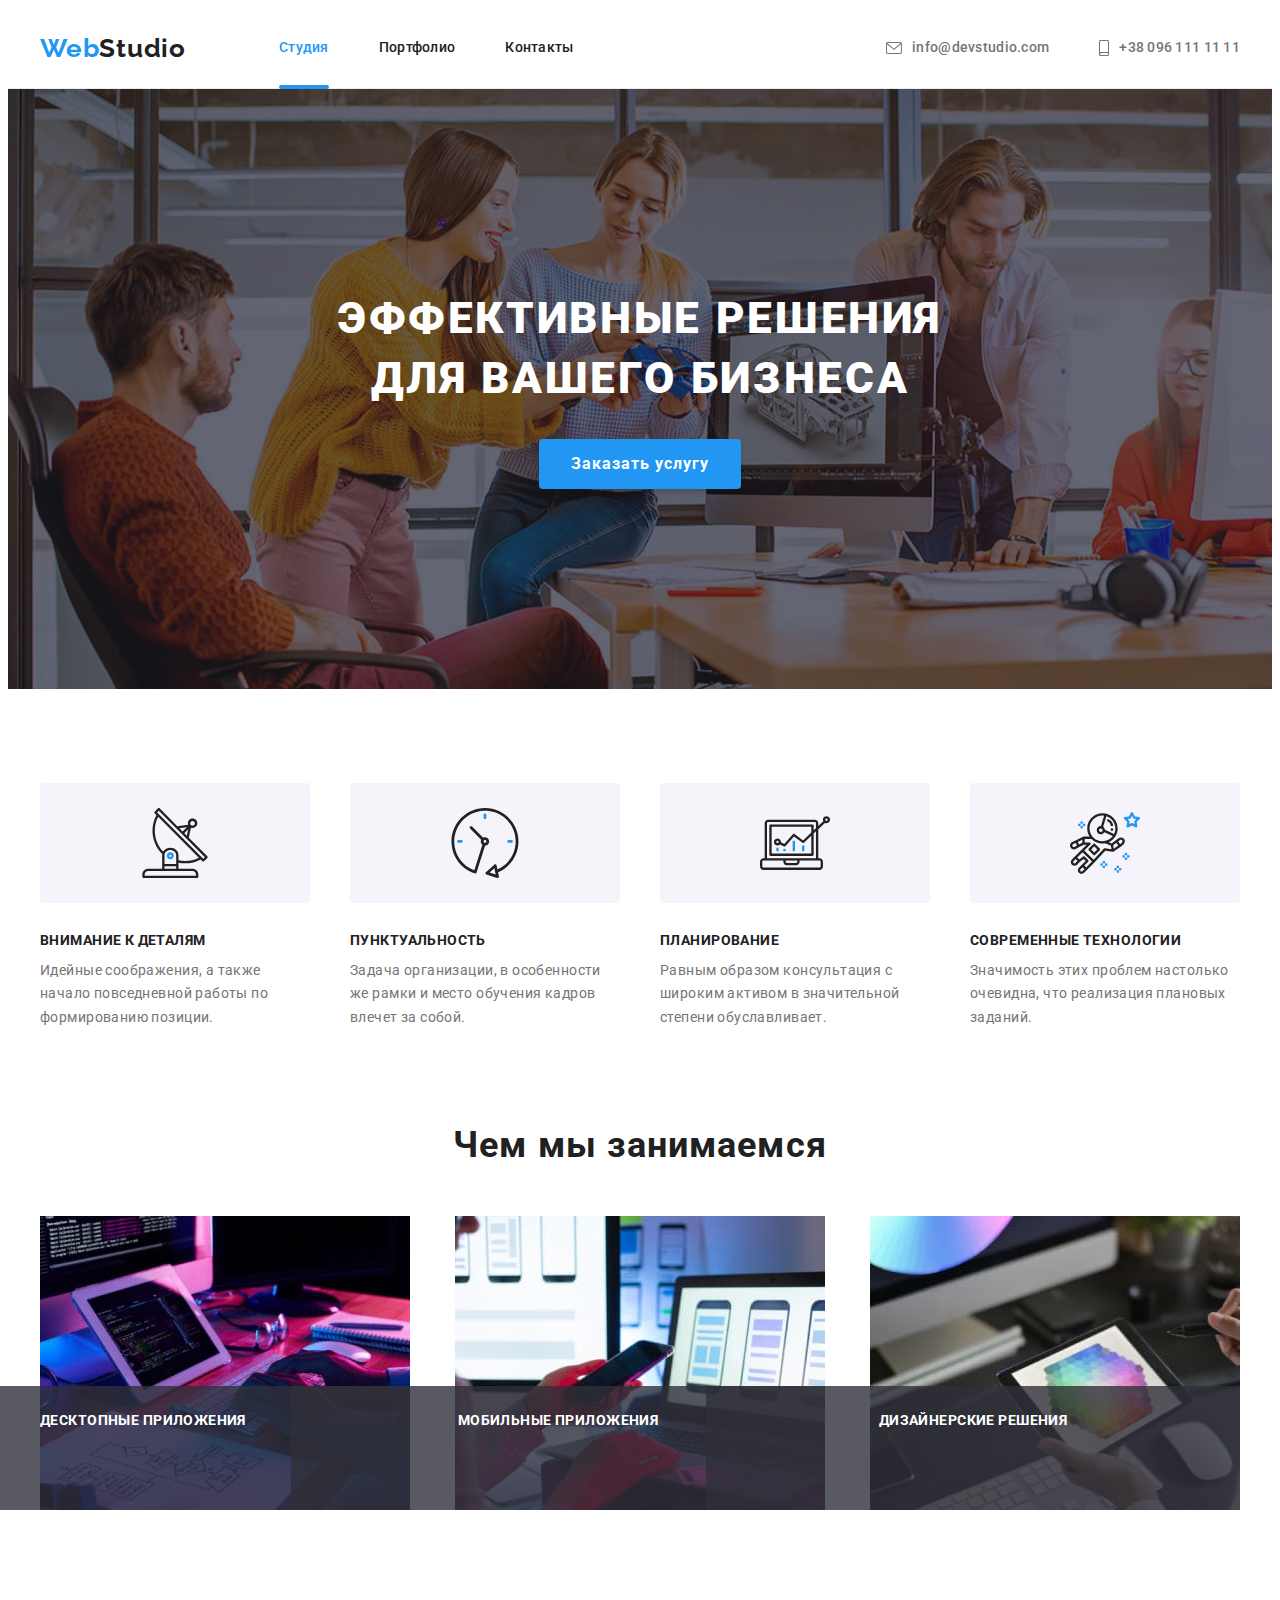
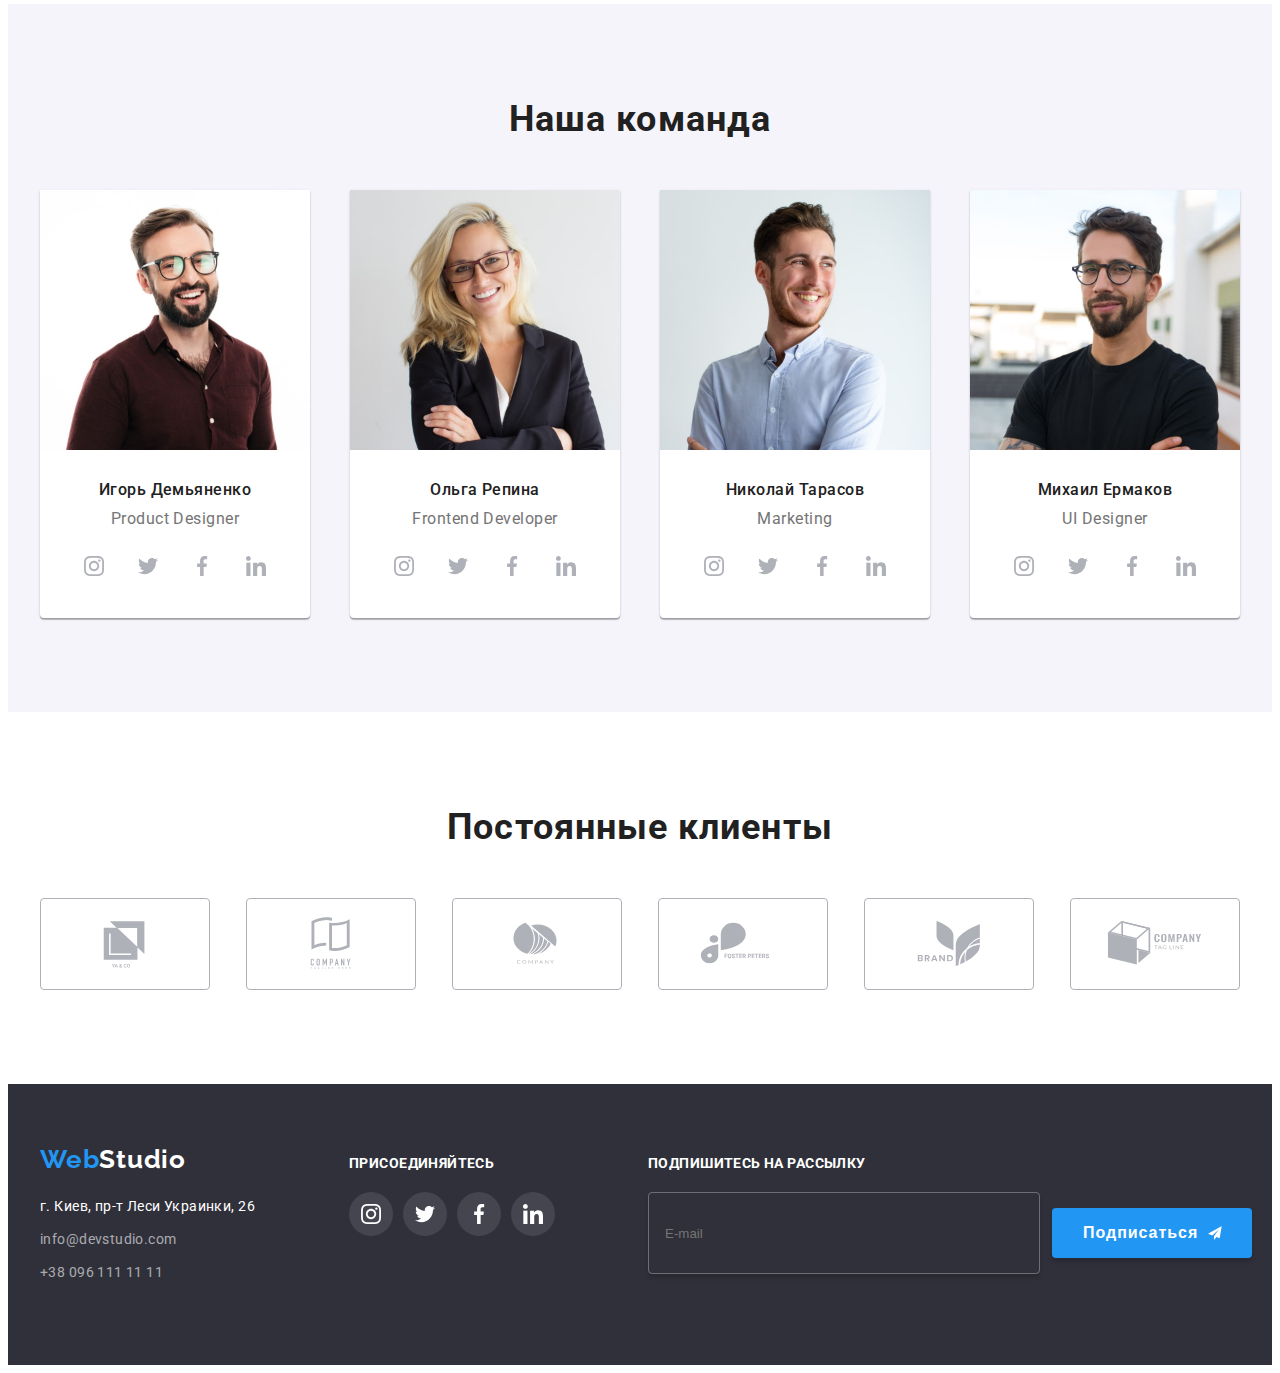
<file: index.html>
<!DOCTYPE html>
<html lang="ru">

<head>
  <meta charset="UTF-8" />
  <meta http-equiv="X-UA-Compatible" content="IE=edge" />
  <meta name="viewport" content="width=device-width, initial-scale=1.0" />
  <title>Студия</title>
  <link rel="preconnect" href="https://fonts.googleapis.com" />
  <link rel="preconnect" href="https://fonts.gstatic.com" crossorigin />
  <link href="https://fonts.googleapis.com/css2?family=Raleway:wght@700&family=Roboto:wght@400;500;700;900&display=swap"
    rel="stylesheet" />
  <link rel="stylesheet" href="https://cdnjs.cloudflare.com/ajax/libs/modern-normalize/1.1.0/modern-normalize.min.css"
    integrity="sha512-wpPYUAdjBVSE4KJnH1VR1HeZfpl1ub8YT/NKx4PuQ5NmX2tKuGu6U/JRp5y+Y8XG2tV+wKQpNHVUX03MfMFn9Q=="
    crossorigin="anonymous" referrerpolicy="no-referrer" />
  <!-- <link rel="stylesheet" href="./css/styles.css" /> -->
  <link rel="stylesheet" href="./css/main.min.css" />
</head>

<body>
  <!-- Шапка страницы -->
  <header class="page-header">
    <div class="container header-container">
      <nav class="navigation">
        <!-- Навигация на другие страницы -->
        <a class="logo link" href="index.html">
          Web<span class="logo__header">Studio</span>
        </a>
        <ul class="nav-list list">
          <li class="nav-list__item">
            <a class="nav-list__link link current" href="./index.html">
              Студия
            </a>
          </li>
          <li class="nav-list__item">
            <a class="nav-list__link link" href="./porfolio.html">
              Портфолио
            </a>
          </li>
          <li class="nav-list__item">
            <a class="nav-list__link link" href=""> Контакты </a>
          </li>
        </ul>
      </nav>
      <ul class="contact-list list">
        <li class="contact-list__item">
          <a class="header-contact link" href="mailto:info@devstudio.com">
            <svg class="header-contact__icon" width="16" height="12">
              <use href="./img/sprite.svg#icon-envelope"></use>
            </svg>
            info@devstudio.com</a>
        </li>
        <li class="contact-list__item">
          <a class="header-contact link" href="tel:+380961111111">
            <svg class="header-contact__icon" width="10" height="16">
              <use href="./img/sprite.svg#icon-smartphone"></use>
            </svg>
            +38 096 111 11 11</a>
        </li>
      </ul>
    </div>
  </header>
  <!-- Уникальный контент страницы -->
  <main>
    <!-- Секция Hero -->
    <section class="hero">
      <div class="container">
        <h1 class="main-title">
          Эффективные решения <br />
          для вашего бизнеса
        </h1>
        <button class="modal-btn" type="button" data-modal-open>Заказать услугу</button>
      </div>
    </section>
    <!-- Секция с текстовыми элементами -->
    <section class="section-about-text-element section">
      <div class="container">
        <h2 hidden>Текстовый контент</h2>
        <ul class="section-about-text-content list">
          <li class="section-about-list">
            <div class="text-content-icon">
              <svg class="section-about-icon" width="70" height="70">
                <use href="./img/sprite.svg#icon-antenna"></use>
              </svg>
            </div>
            <h3 class="section-about__title">Внимание к деталям</h3>
            <p class="section-about-text">
              Идейные соображения, а также <br />
              начало повседневной работы по <br />
              формированию позиции.
            </p>
          </li>
          <li class="section-about-list">
            <div class="text-content-icon">
              <svg class="section-about-icon" width="70" height="70">
                <use href="./img/sprite.svg#icon-clock"></use>
              </svg>
            </div>
            <h3 class="section-about__title">Пунктуальность</h3>
            <p class="section-about-text">
              Задача организации, в особенности <br />
              же рамки и место обучения кадров <br />
              влечет за собой.
            </p>
          </li>
          <li class="section-about-list">
            <div class="text-content-icon">
              <svg class="section-about-icon" width="70" height="70">
                <use href="./img/sprite.svg#icon-diagram"></use>
              </svg>
            </div>
            <h3 class="section-about__title">Планирование</h3>
            <p class="section-about-text">
              Равным образом консультация с <br />
              широким активом в значительной <br />
              степени обуславливает.
            </p>
          </li>
          <li class="section-about-list">
            <div class="text-content-icon">
              <svg class="section-about-icon" width="70" height="70">
                <use href="./img/sprite.svg#icon-astronaut"></use>
              </svg>
            </div>
            <h3 class="section-about__title">Современные технологии</h3>
            <p class="section-about-text">
              Значимость этих проблем настолько <br />
              очевидна, что реализация плановых <br />
              заданий.
            </p>
          </li>
        </ul>
      </div>
    </section>
    <!-- Секция чем занимаемся -->
    <section class="section-about section">
      <div class="container">
        <h2 class="section-about__main-title title">Чем мы занимаемся</h2>
        <ul class="about-image list">
          <li class="section-about__photo-list">
            <img class="section-about__img" src="./img/to-do-img1.jpg" alt="за планшетом" width="370" height="294" />
            <p class="section-about__overlay">
              Десктопные приложения
            </p>
          </li>
          <li class="section-about__photo-list">
            <img class="section-about__img" src="./img/to-do-img2.jpg" alt="за ноутбуком" width="370" height="294" />
            <p class="section-about__overlay">
              Мобильные приложения
            </p>
          </li>
          <li class="section-about__photo-list">
            <img class="section-about__img" src="./img/to-do-img3.jpg" alt="планшет в руках" width="370" height="294" />
            <p class="section-about__overlay">
              Дизайнерские решения
            </p>
          </li>
        </ul>
      </div>
    </section>
    <!-- Секция Наша команда -->
    <section class="section-team section">
      <div class="container">
        <h2 class="section-team__title title">Наша команда</h2>
        <ul class="team list">
          <li class="section-team-list">
            <img class="section-team-img" src="./img/team-img-1.jpg" alt="Игорь Демьяненко" width="270" height="260" />
            <div class="team-member-content-wrapper">
              <h3 class="team-member-name">Игорь Демьяненко</h3>
              <p class="profession">Product Designer</p>
              <ul class="social-list list">
                <li class="social-list__item">
                  <a class="social-list__link" href="">
                    <svg class="social-list__icon" width="20" height="20">
                      <use href="./img/sprite.svg#icon-instagram"></use>
                    </svg>
                  </a>
                </li>
                <li class="social-list__item">
                  <a class="social-list__link" href="">
                    <svg class="social-list__icon" width="20" height="20">
                      <use href="./img/sprite.svg#icon-twitter"></use>
                    </svg>
                  </a>
                </li>
                <li class="social-list__item">
                  <a class="social-list__link" href="">
                    <svg class="social-list__icon" width="20" height="20">
                      <use href="./img/sprite.svg#icon-facebook"></use>
                    </svg>
                  </a>
                </li>
                <li class="social-list__item">
                  <a class="social-list__link" href="">
                    <svg class="social-list__icon" width="20" height="20">
                      <use href="./img/sprite.svg#icon-linkedin"></use>
                    </svg>
                  </a>
                </li>
              </ul>
            </div>
          </li>
          <li class="section-team-list">
            <img class="section-team-img" src="./img/team-img-2.jpg" alt="Ольга Репина" width="270" height="260" />
            <div class="team-member-content-wrapper">
              <h3 class="team-member-name">Ольга Репина</h3>
              <p class="profession">Frontend Developer</p>
              <ul class="social-list list">
                <li class="social-list__item">
                  <a class="social-list__link" href="">
                    <svg class="social-list__icon" width="20" height="20">
                      <use href="./img/sprite.svg#icon-instagram"></use>
                    </svg>
                  </a>
                </li>
                <li class="social-list__item">
                  <a class="social-list__link" href="">
                    <svg class="social-list__icon" width="20" height="20">
                      <use href="./img/sprite.svg#icon-twitter"></use>
                    </svg>
                  </a>
                </li>
                <li class="social-list__item">
                  <a class="social-list__link" href="">
                    <svg class="social-list__icon" width="20" height="20">
                      <use href="./img/sprite.svg#icon-facebook"></use>
                    </svg>
                  </a>
                </li>
                <li class="social-list__item">
                  <a class="social-list__link" href="">
                    <svg class="social-list__icon" width="20" height="20">
                      <use href="./img/sprite.svg#icon-linkedin"></use>
                    </svg>
                  </a>
                </li>
              </ul>
            </div>
          </li>
          <li class="section-team-list">
            <img class="section-team-img" src="./img/team-img-3.jpg" alt="Николай Тарасов" width="270" height="260" />
            <div class="team-member-content-wrapper">
              <h3 class="team-member-name">Николай Тарасов</h3>
              <p class="profession">Marketing</p>
              <ul class="social-list list">
                <li class="social-list__item">
                  <a class="social-list__link" href="">
                    <svg class="social-list__icon" width="20" height="20">
                      <use href="./img/sprite.svg#icon-instagram"></use>
                    </svg>
                  </a>
                </li>
                <li class="social-list__item">
                  <a class="social-list__link" href="">
                    <svg class="social-list__icon" width="20" height="20">
                      <use href="./img/sprite.svg#icon-twitter"></use>
                    </svg>
                  </a>
                </li>
                <li class="social-list__item">
                  <a class="social-list__link" href="">
                    <svg class="social-list__icon" width="20" height="20">
                      <use href="./img/sprite.svg#icon-facebook"></use>
                    </svg>
                  </a>
                </li>
                <li class="social-list__item">
                  <a class="social-list__link" href="">
                    <svg class="social-list__icon" width="20" height="20">
                      <use href="./img/sprite.svg#icon-linkedin"></use>
                    </svg>
                  </a>
                </li>
              </ul>
            </div>
          </li>

          <li class="section-team-list">
            <img class="section-team-img" src="./img/team-img-4.jpg" alt="Михаил Ермаков" width="270" height="260" />
            <div class="team-member-content-wrapper">
              <h3 class="team-member-name">Михаил Ермаков</h3>
              <p class="profession">UI Designer</p>
              <ul class="social-list list">
                <li class="social-list__item">
                  <a class="social-list__link" href="">
                    <svg class="social-list__icon" width="20" height="20">
                      <use href="./img/sprite.svg#icon-instagram"></use>
                    </svg>
                  </a>
                </li>
                <li class="social-list__item">
                  <a class="social-list__link" href="">
                    <svg class="social-list__icon" width="20" height="20">
                      <use href="./img/sprite.svg#icon-twitter"></use>
                    </svg>
                  </a>
                </li>
                <li class="social-list__item">
                  <a class="social-list__link" href="">
                    <svg class="social-list__icon" width="20" height="20">
                      <use href="./img/sprite.svg#icon-facebook"></use>
                    </svg>
                  </a>
                </li>
                <li class="social-list__item">
                  <a class="social-list__link" href="">
                    <svg class="social-list__icon" width="20" height="20">
                      <use href="./img/sprite.svg#icon-linkedin"></use>
                    </svg>
                  </a>
                </li>
              </ul>
            </div>
          </li>
        </ul>
      </div>
    </section>
    <!-- Секция постоянные клиенты -->
    <section class="section-client section">
      <div class="container">
        <h2 class="section-client-title">Постоянные клиенты</h2>
        <ul class="clients-list list">
          <li class="client-list-item">
            <a class="client-list-link" href="">
              <svg class="client-list-icon" width="106" height="60">
                <use href="./img/sprite.svg#icon-Logo"></use>
              </svg>
            </a>
          </li>
          <li class="client-list-item">
            <a class="client-list-link" href="">
              <svg class="client-list-icon" width="106" height="60">
                <use href="./img/sprite.svg#icon-Logo-2"></use>
              </svg>
            </a>
          </li>
          <li class="client-list-item">
            <a class="client-list-link" href="">
              <svg class="client-list-icon" width="106" height="60">
                <use href="./img/sprite.svg#icon-Logo-3"></use>
              </svg>
            </a>
          </li>
          <li class="client-list-item">
            <a class="client-list-link" href="">
              <svg class="client-list-icon" width="106" height="60">
                <use href="./img/sprite.svg#icon-Logo-4"></use>
              </svg>
            </a>
          </li>
          <li class="client-list-item">
            <a class="client-list-link" href="">
              <svg class="client-list-icon" width="106" height="60">
                <use href="./img/sprite.svg#icon-Logo-5"></use>
              </svg>
            </a>
          </li>
          <li class="client-list-item">
            <a class="client-list-link" href="">
              <svg class="client-list-icon" width="106" height="60">
                <use href="./img/sprite.svg#icon-Logo-6"></use>
              </svg>
            </a>
          </li>
        </ul>
      </div>
    </section>
  </main>
  <!-- Подвал страницы -->
  <footer class="section-footer">
    <div class="footer-main container">
      <div class="part-adress">
        <a class="logo section-footer-logo link" href="./index.html">
          Web<span class="logo-footer">Studio</span>
        </a>
        <address class="studio-address">
          г. Киев, пр-т Леси Украинки, 26
          <ul class="list">
            <li class="footer-contact-list">
              <a class="footer-contact-mail link" href="mailto:info@devstudio.com">info@devstudio.com</a>
            </li>
            <li class="footer-contact-list">
              <a class="footer-contact-phone link" href="tel:+380961111111">+38 096 111 11 11</a>
            </li>
          </ul>
        </address>
      </div>
      <div class="part-social">
        <p class="footer-social-title">Присоединяйтесь</p>
        <ul class="social-list list">
          <li class="social-list__item">
            <a class="footer-social-list-link social-list__link" href="">
              <svg class="footer-social-list-icon" width="20" height="20">
                <use href="./img/sprite.svg#icon-instagram"></use>
              </svg>
            </a>
          </li>
          <li class="social-list__item">
            <a class="footer-social-list-link social-list__link" href="">
              <svg class="footer-social-list-icon" width="20" height="20">
                <use href="./img/sprite.svg#icon-twitter"></use>
              </svg>
            </a>
          </li>
          <li class="social-list__item">
            <a class="footer-social-list-link social-list__link" href="">
              <svg class="footer-social-list-icon" width="20" height="20">
                <use href="./img/sprite.svg#icon-facebook"></use>
              </svg>
            </a>
          </li>
          <li class="social-list__item">
            <a class="footer-social-list-link social-list__link" href="">
              <svg class="footer-social-list-icon" width="20" height="20">
                <use href="./img/sprite.svg#icon-linkedin"></use>
              </svg>
            </a>
          </li>
        </ul>
      </div>
      <div class="right-part">
      <p class="footer-subscribe-form-title">Подпишитесь на рассылку</p>
      <form class="footer-subscribe-form">
        <label class="subscribe-form-field">
          <input type="email"
          name="subscribe_email"
          class="subscribe-input"
          placeholder="E-mail">
        </label>
        <button class="subscribe-form-btn">
          <span class="subscribe-text">Подписаться</span> 
          <svg class="subscribe-form-btn-icon" width="24" height="24">
            <use href="./img/sprite.svg#icon-send">
            </use>
          </svg>
        </button>
      </form>
    </div>
    </div>
  </footer>
  <!-- Модальное окно -->
  <div class="backdrop is-hidden" data-modal>
    <div class="modal">
      <button type="button" class="modal-close-btn" data-modal-close>
        <svg class="modal-close-icon" width="18" height="18">
          <use href="./img/sprite.svg#close-icon">
          </use>
        </svg>
      </button>
      <p class="modal-window-title">Оставьте свои данные, мы вам перезвоним</p>
      <form class="contact-form">
        <label class="contact-form-field"> 
          <span class="contact-form-field-name">Имя</span>
          <span class="contact-form-input-wrapper">
            <input name="user_name" class="contact-form-input" type="text" required>
          <svg class="contact-form-input-icon" width="13" height="13">
            <use href="./img/sprite.svg#icon-modal-name"></use>
          </svg>  
          
        </span>
        </label>
        <label class="contact-form-field"> 
          <span class="contact-form-field-name">Телефон</span>
          <span class="contact-form-input-wrapper">
            <input name="user_phone" class="contact-form-input" type="tel" required>
            <svg class="contact-form-input-icon" width="13" height="13">
              <use href="./img/sprite.svg#icon-modal-phone"></use>
            </svg>  
          
        </span>
        </label>
        <label class="contact-form-field">
          <span class="contact-form-field-name">Почта</span> 
          <span class="contact-form-input-wrapper">
            <input name="user_email" class="contact-form-input" type="email" required>
            <svg class="contact-form-input-icon" width="15" height="12">
              <use href="./img/sprite.svg#icon-modal-email"></use>
            </svg>  
          
        </span>
        </label>
        <label class="contact-form-field"> 
          <span class="contact-form-field-name">Комментарий</span> 
          <textarea name="user_message" class="contact-form-message" placeholder="Введите текст"></textarea>
          <div class="contact-form-checkbox-wrapper">
            <input 
            name="accept-policy" 
            value="" 
            type="checkbox" 
            class="contact-form-checkbox visually-hidden" 
            id="policy-checkbox"
            required>
            <label for="policy-checkbox" class="contact-form-checkbox-label">Соглашаюсь с рассылкой и принимаю&#160 <a href="" class="agreement">Условия договора</a> </label>
          </div>
          <button type="submit" class="contact-form-submit-btn">Отправить</button>
        </label>
      </form>
    </div>
  </div>
  <script src="./js/modal.js"></script>
</body>

</html>
</file>
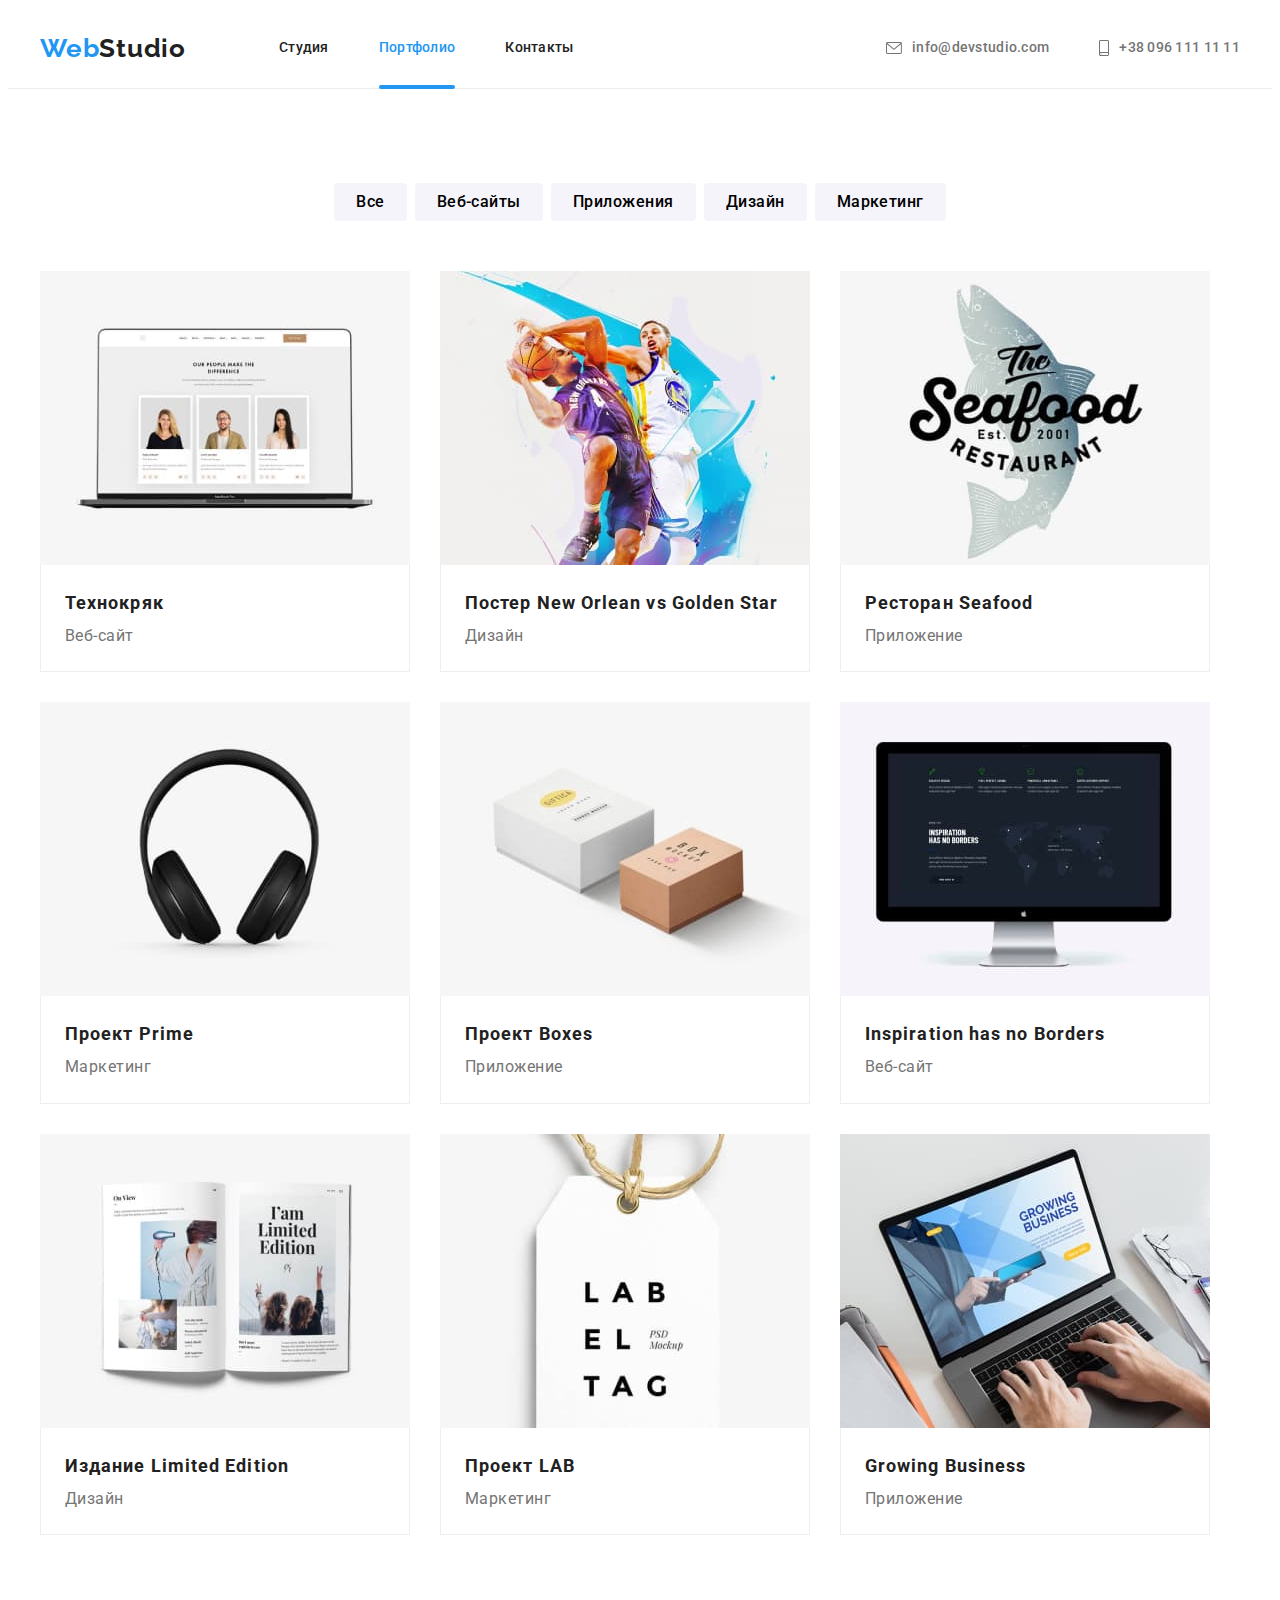
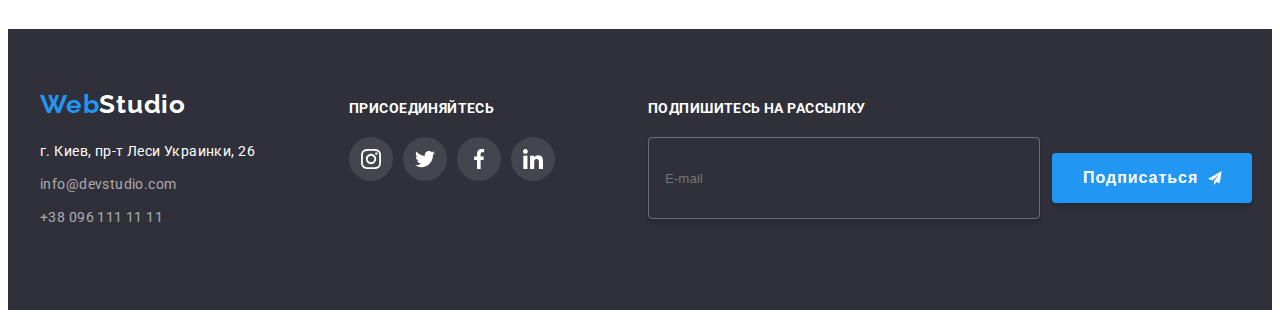
<file: porfolio.html>
<!DOCTYPE html>
<html lang="ru">
  <head>
    <meta charset="UTF-8" />
    <meta http-equiv="X-UA-Compatible" content="IE=edge" />
    <meta name="viewport" content="width=device-width, initial-scale=1.0" />
    <title>Портфолио</title>
    <link rel="preconnect" href="https://fonts.googleapis.com" />
    <link rel="preconnect" href="https://fonts.gstatic.com" crossorigin />
    <link
      href="https://fonts.googleapis.com/css2?family=Raleway:wght@700&family=Roboto:wght@400;500;700;900&display=swap"
      rel="stylesheet"
    />
    <link
      rel="stylesheet"
      href="https://cdnjs.cloudflare.com/ajax/libs/modern-normalize/1.1.0/modern-normalize.min.css"
      integrity="sha512-wpPYUAdjBVSE4KJnH1VR1HeZfpl1ub8YT/NKx4PuQ5NmX2tKuGu6U/JRp5y+Y8XG2tV+wKQpNHVUX03MfMFn9Q=="
      crossorigin="anonymous"
      referrerpolicy="no-referrer"
    />
    <!-- <link rel="stylesheet" href="./css/styles.css" /> -->
    <link rel="stylesheet" href="./css/main.min.css" />
  </head>
  <body>
    <!-- Шапка страницы -->
    <header class="page-header">
      <div class="container header-container">
        <nav class="navigation">
          <!-- Навигация на другие страницы -->
          <a class="logo link" href="index.html">
            Web<span class="logo__header">Studio</span>
          </a>
          <ul class="nav-list list">
            <li class="nav-list__item">
              <a class="nav-list__link link" href="./index.html"> Студия </a>
            </li>
            <li class="nav-list__item">
              <a class="nav-list__link link current" href="./porfolio.html">
                Портфолио
              </a>
            </li>
            <li class="nav-list__item">
              <a class="nav-list__link link" href=""> Контакты </a>
            </li>
          </ul>
        </nav>
        <ul class="contact-list list">
          <li class="contact-list__item">
            <a class="header-contact link" href="mailto:info@devstudio.com">
              <svg class="header-contact__icon" width="16" height="12">
                <use href="./img/sprite.svg#icon-envelope"></use>
              </svg>
              info@devstudio.com</a
            >
          </li>
          <li class="contact-list__item">
            <a class="header-contact link" href="tel:+380961111111">
              <svg class="header-contact__icon" width="10" height="16">
                <use href="./img/sprite.svg#icon-smartphone"></use>
              </svg>
              +38 096 111 11 11</a
            >
          </li>
        </ul>
      </div>
    </header>
    <!-- Секция Портфолио-->
    <main>
      <section class="section-portfolio section">
        <div class="container">
          <h2 hidden>Портфолио</h2>
          <ul class="portfolio-gallery-btn list">
            <li class="portfolio-btn-list">
              <button class="portfolio-btn" type="button">Все</button>
            </li>
            <li class="portfolio-btn-list">
              <button class="portfolio-btn" type="button">Веб-сайты</button>
            </li>
            <li class="portfolio-btn-list">
              <button class="portfolio-btn" type="button">Приложения</button>
            </li>
            <li class="portfolio-btn-list">
              <button class="portfolio-btn" type="button">Дизайн</button>
            </li>
            <li class="portfolio-btn-list">
              <button class="portfolio-btn" type="button">Маркетинг</button>
            </li>
          </ul>
          <ul class="portfolio-gallery list">
            <li class="portfolio-list">
              <a href="" class="portfolio-list-item-link link">
                <div class="portfolio-list-item-wrapper">
              
              <img
                class="portfolio-list-img"
                src="./img/img1.jpg"
                alt="Ноутбук"
                width="370"
                height="294"
            />
            <p class="overlay">
              Ресурс предлагает комплексные предложения с разным уровнем функционала и сервисов. Все это позволит посетителю получить исчерпывающие сведения о компании или частном лице.
            </p>
          </div>
              <div class="portfolio-img-content-wrapper">
                <h3 class="portfolio-img-title">Технокряк</h3>
                <p class="img-description">Веб-сайт</p>
              </div>
            </a>
            </li>
            <li class="portfolio-list">
              <a href="" class="portfolio-list-item-link link">
                <div class="portfolio-list-item-wrapper">
              <img
                class="portfolio-list-img"
                src="./img/img2.jpg"
                alt="Баскетболисты"
                width="370"
                height="294"
              />
              <p class="overlay">
                Ресурс предлагает комплексные предложения с разным уровнем функционала и сервисов. Все это позволит посетителю получить исчерпывающие сведения о компании или частном лице.
              </p>
            </div>
              <div class="portfolio-img-content-wrapper">
                <h3 class="portfolio-img-title">
                  Постер <span lang="en">New Orlean vs Golden Star</span>
                </h3>
                <p class="img-description">Дизайн</p>
              </div>
            </a>
            </li>
            <li class="portfolio-list">
              <a href="" class="portfolio-list-item-link link">
                <div class="portfolio-list-item-wrapper">
              <img
                class="portfolio-list-img"
                src="./img/img3.jpg"
                alt="Морепродукты"
                width="370"
                height="294"
              />
              <p class="overlay">
                Ресурс предлагает комплексные предложения с разным уровнем функционала и сервисов. Все это позволит посетителю получить исчерпывающие сведения о компании или частном лице.
              </p>
            </div>
              <div class="portfolio-img-content-wrapper">
                <h3 class="portfolio-img-title">
                  Ресторан <span lang="en">Seafood</span>
                </h3>
                <p class="img-description">Приложение</p>
              </div>
            </a>
            </li>
            <li class="portfolio-list">
              <a href="" class="portfolio-list-item-link link">
                <div class="portfolio-list-item-wrapper">
              <img
                class="portfolio-list-img"
                src="./img/img4.jpg"
                alt="Наушники"
                width="370"
                height="294"
              />
              <p class="overlay">
                Ресурс предлагает комплексные предложения с разным уровнем функционала и сервисов. Все это позволит посетителю получить исчерпывающие сведения о компании или частном лице.
              </p>
            </div>
              <div class="portfolio-img-content-wrapper">
                <h3 class="portfolio-img-title">
                  Проект <span lang="en">Prime</span>
                </h3>
                <p class="img-description">Маркетинг</p>
              </div>
            </a>
            </li>
            <li class="portfolio-list">
              <a href="" class="portfolio-list-item-link link">
                <div class="portfolio-list-item-wrapper">
              <img
                class="portfolio-list-img"
                src="./img/img5.jpg"
                alt="Коробки"
                width="370"
                height="294"
              />
              <p class="overlay">
                Ресурс предлагает комплексные предложения с разным уровнем функционала и сервисов. Все это позволит посетителю получить исчерпывающие сведения о компании или частном лице.
              </p>
            </div>
              <div class="portfolio-img-content-wrapper">
                <h3 class="portfolio-img-title">
                  Проект <span lang="en">Boxes</span>
                </h3>
                <p class="img-description">Приложение</p>
              </div>
            </a>
            </li>
            <li class="portfolio-list">
              <a href="" class="portfolio-list-item-link link">
                <div class="portfolio-list-item-wrapper">
              <img
                class="portfolio-list-img"
                src="./img/img6.jpg"
                alt="Компьютер"
                width="370"
                height="294"
              />
              <p class="overlay">
                Ресурс предлагает комплексные предложения с разным уровнем функционала и сервисов. Все это позволит посетителю получить исчерпывающие сведения о компании или частном лице.
              </p>
            </div>
              <div class="portfolio-img-content-wrapper">
                <h3 class="portfolio-img-title" lang="en">
                  Inspiration has no Borders
                </h3>
                <p class="img-description">Веб-сайт</p>
              </div>
            </a>
            </li>
            <li class="portfolio-list">
              <a href="" class="portfolio-list-item-link link">
                <div class="portfolio-list-item-wrapper">
              <img
                class="portfolio-list-img"
                src="./img/img7.jpg"
                alt="Книга"
                width="370"
                height="294"
              />
              <p class="overlay">
                Ресурс предлагает комплексные предложения с разным уровнем функционала и сервисов. Все это позволит посетителю получить исчерпывающие сведения о компании или частном лице.
              </p>
            </div>
              <div class="portfolio-img-content-wrapper">
                <h3 class="portfolio-img-title">
                  Издание <span lang="en">Limited Edition</span>
                </h3>
                <p class="img-description">Дизайн</p>
              </div>
            </a>
            </li>
            <li class="portfolio-list">
              <a href="" class="portfolio-list-item-link link">
                <div class="portfolio-list-item-wrapper">
              <img
                class="portfolio-list-img"
                src="./img/img8.jpg"
                alt="Ярлык"
                width="370"
                height="294"
              />
              <p class="overlay">
                Ресурс предлагает комплексные предложения с разным уровнем функционала и сервисов. Все это позволит посетителю получить исчерпывающие сведения о компании или частном лице.
              </p>
            </div>
              <div class="portfolio-img-content-wrapper">
                <h3 class="portfolio-img-title">
                  Проект <span lang="en">LAB</span>
                </h3>
                <p class="img-description">Маркетинг</p>
              </div>
            </a>
            </li>
            <li class="portfolio-list">
              <a href="" class="portfolio-list-item-link link">
                <div class="portfolio-list-item-wrapper">
              <img
                class="portfolio-list-img"
                src="./img/img9.jpg"
                alt="За ноутбуком"
                width="370"
                height="294"
              />
              <p class="overlay">
                Ресурс предлагает комплексные предложения с разным уровнем функционала и сервисов. Все это позволит посетителю получить исчерпывающие сведения о компании или частном лице.
              </p>
            </div>
              <div class="portfolio-img-content-wrapper">
                <h3 class="portfolio-img-title" lang="en">Growing Business</h3>
                <p class="img-description">Приложение</p>
              </div>
            </a>
            </li>
          </ul>
        </div>
      </section>
    </main>
    <!-- Подвал страницы -->
    <footer class="section-footer">
      <div class="footer-main container">
        <div class="part-adress">
          <a class="logo section-footer-logo link" href="./index.html">
            Web<span class="logo-footer">Studio</span>
          </a>
          <address class="studio-address">
            г. Киев, пр-т Леси Украинки, 26
            <ul class="list">
              <li class="footer-contact-list">
                <a
                  class="footer-contact-mail link"
                  href="mailto:info@devstudio.com"
                  >info@devstudio.com</a
                >
              </li>
              <li class="footer-contact-list">
                <a class="footer-contact-phone link" href="tel:+380961111111"
                  >+38 096 111 11 11</a
                >
              </li>
            </ul>
          </address>
        </div>
        <div class="part-social">
          <p class="footer-social-title">Присоединяйтесь</p>
          <ul class="social-list list">
            <li class="social-list__item">
              <a class="footer-social-list-link social-list__link" href="">
                <svg class="footer-social-list-icon" width="20" height="20">
                  <use href="./img/sprite.svg#icon-instagram"></use>
                </svg>
              </a>
            </li>
            <li class="social-list__item">
              <a class="footer-social-list-link social-list__link" href="">
                <svg class="footer-social-list-icon" width="20" height="20">
                  <use href="./img/sprite.svg#icon-twitter"></use>
                </svg>
              </a>
            </li>
            <li class="social-list__item">
              <a class="footer-social-list-link social-list__link" href="">
                <svg class="footer-social-list-icon" width="20" height="20">
                  <use href="./img/sprite.svg#icon-facebook"></use>
                </svg>
              </a>
            </li>
            <li class="social-list__item">
              <a class="footer-social-list-link social-list__link" href="">
                <svg class="footer-social-list-icon" width="20" height="20">
                  <use href="./img/sprite.svg#icon-linkedin"></use>
                </svg>
              </a>
            </li>
          </ul>
        </div>
        <div class="right-part">
          <p class="footer-subscribe-form-title">Подпишитесь на рассылку</p>
          <form class="footer-subscribe-form">
            <label class="subscribe-form-field">
              <input type="email"
              name="subscribe_email"
              class="subscribe-input"
              placeholder="E-mail">
            </label>
            <button class="subscribe-form-btn">
              <span class="subscribe-text">Подписаться</span> 
              <svg class="subscribe-form-btn-icon" width="24" height="24">
                <use href="./img/sprite.svg#icon-send">
                </use>
              </svg>
            </button>
          </form>
        </div>
      </div>
    </footer>
  </body>
</html>
</file>
<file: css/styles.css>
/* ========= Start Components ========= */





/* ========= End Components ========= */

/* ========= Start Header ========= */


/* ========= End Header ========= */

/* ========= Start Hero ========= */



/* ========= End Hero ========= */

/* ========= Start section text elements ========= */

/* ========= End section text elements ========= */

/* ========= Start section about ========= */



/* ========= End section about ========= */

/* ========= Start Our Team section ========= */

/* ========= End Our Team section ========= */

/* ========= Start Section Clients ========= */


  
/* ========= End Section Clients ========= */
/* ========= Start Section Portfolio ========= */



/* ========= End Section Portfolio ========= */

/* ========= Start Footer ========= */


/* ========= End Footer ========= */

/* ========= Start Modal Window ========= */


.contact-form-field {
  display: block;
  margin-bottom: 10px;
}

/* ========= End Modal Window ========= */
</file>
<file: css/main.min.css>
:root{--primary-font-family: "Roboto", sans-serif;--secondary-font-family: "Raleway", sans-serif;--accent-color: #2196f3;--primary-text-color: #212121;--secondary-text-color: #757575;--primary-section-color: #ffffff;--team-background-color: #f5f4fa;--section-background-color: #2f303a;--focus-color: #188ce8;--footer-main-color: rgba(255, 255, 255, 0.6);--time-distribution: cubic-bezier(0.4, 0, 0.2, 1)}.visually-hidden{position:absolute;width:1px;height:1px;margin:-1px;border:0;padding:0;white-space:nowrap;clip-path:inset(100%);clip:rect(0 0 0 0);overflow:hidden}.social-list__link,.text-content-icon,.client-list-item,.client-list-link,.subscribe-form-btn{display:flex;align-items:center;justify-content:center}body{font-family:var(--primary-font-family);color:var(--primary-text-color)}.list{list-style:none}.link{text-decoration:none}h1,h2,h3,p{margin-top:0;margin-bottom:0}ul,ol{margin-top:0;margin-bottom:0;padding-left:0}img{display:block}address{font-style:normal}.section{padding-top:94px;padding-bottom:94px}.container{width:1200px;padding-left:15px;padding-right:15px;margin-left:auto;margin-right:auto}.modal-btn{min-width:200px;padding:10px 32px;border:none;box-shadow:0px 4px 4px rgba(0,0,0,0.15);border-radius:4px;font-family:inherit;font-weight:700;font-size:16px;line-height:1.88;letter-spacing:0.06em;cursor:pointer;color:var(--primary-section-color);background:var(--accent-color);transition:background-color 250ms var(--time-distribution),color 250ms var(--time-distribution)}.modal-btn:hover,.modal-btn:focus{background-color:var(--focus-color)}.main-title{font-weight:900;font-size:44px;line-height:1.36;letter-spacing:0.06em;text-transform:uppercase;color:var(--primary-section-color);margin-bottom:30px}.title{margin-bottom:50px}.social-list{display:flex;justify-content:space-between}.social-list__link{width:44px;height:44px;border-radius:50%;transition:background-color 250ms var(--time-distribution)}.social-list__link:hover,.social-list__link:focus{background-color:var(--accent-color)}.social-list__icon{fill:#AFB1B8;transition:fill 250ms var(--time-distribution)}.social-list__link:hover .social-list__icon,.social-list__link:focus .social-list__icon{fill:white}.logo{font-family:var(--secondary-font-family);font-weight:700;font-size:26px;line-height:1.19;letter-spacing:0.03em;margin-right:93px;color:var(--accent-color)}.backdrop{position:fixed;top:0;left:0;width:100vw;height:100vh;background-color:rgba(0,0,0,0.2);transition:opacity 250ms linear, visibility 250ms linear}.backdrop.is-hidden{opacity:0;visibility:hidden;pointer-events:none}.modal{position:absolute;top:50%;left:50%;transform:translate(-50%, -50%);width:528px;height:580px;background-color:var(--primary-section-color);padding:40px;box-shadow:0px 1px 3px rgba(0,0,0,0.12),0px 1px 1px rgba(0,0,0,0.14),0px 2px 1px rgba(0,0,0,0.2);border-radius:4px}.modal-close-btn{position:absolute;top:8px;right:8px;display:flex;justify-content:center;align-items:center;width:30px;height:30px;border-radius:50%;border:1px solid rgba(0,0,0,0.1);background-color:white;box-sizing:border-box;padding:0;cursor:pointer;transition:fill 250ms var(--time-distribution)}.modal-close-btn:hover{fill:var(--accent-color)}.modal-window-title{display:inline-flex;font-weight:700;font-size:20px;line-height:1.15;text-align:center;letter-spacing:0.03em;margin-bottom:12px}.contact-form-field{display:block;margin-bottom:10px}.contact-form-input-wrapper{position:relative;display:block;margin-top:4px}.contact-form-field-name{font-size:12px;font-weight:400;line-height:1.17;letter-spacing:0.01em;color:var(--secondary-text-color)}.contact-form-message{display:block;margin-top:4px;margin-bottom:20px;width:100%;height:120px;margin-bottom:20px;padding:12px 16px;border:1px solid rgba(33,33,33,0.2);box-sizing:border-box;border-radius:4px;resize:none;outline:none;transition:border-color 250ms var(--time-distribution)}.contact-form-message:focus{border-color:var(--accent-color)}.contact-form-message::placeholder{color:rgba(117,117,117,0.5)}.contact-form-input{width:100%;height:40px;padding-left:42px;border:1px solid rgba(33,33,33,0.2);box-sizing:border-box;border-radius:4px;cursor:pointer;transition:border-color 250ms var(--time-distribution)}.contact-form-input:focus{outline:none;border-color:var(--accent-color)}.contact-form-input-icon{position:absolute;color:#212121;top:50%;left:12px;transform:translateY(-50%);transition:fill 250ms var(--time-distribution)}.contact-form-input:focus+.contact-form-input-icon{fill:var(--accent-color)}.contact-form-checkbox-wrapper{position:relative;display:flex;justify-content:space-around}.contact-form-checkbox{position:absolute;top:0;left:0}.contact-form-checkbox-label{display:flex;align-items:center;font-weight:400;font-size:14px;line-height:1.17;letter-spacing:0.03em;color:var(--secondary-text-color)}.contact-form-checkbox-label::before{display:inline-block;width:16px;height:15px;content:"";border:1px solid var(--secondary-text-color);margin-right:8px;cursor:pointer}.contact-form-checkbox:focus+.contact-form-checkbox-label::before{outline:1px solid rgba(0,0,255,0.5)}.contact-form-checkbox:checked+.contact-form-checkbox-label::before{border-color:transparent;border-radius:3px;background-size:cover;background-image:url(../img/icon-check.svg);background-color:var(--accent-color)}.agreement{color:var(--accent-color)}.contact-form-submit-btn{display:block;margin:0px auto;width:200px;height:50px;padding:10px 55px;margin-top:30px;border:none;box-shadow:0px 4px 4px rgba(0,0,0,0.15);border-radius:4px;font-family:inherit;font-size:16px;font-weight:700;line-height:1.88;letter-spacing:0.06em;cursor:pointer;color:var(--primary-section-color);background:var(--accent-color);transition:background-color 250ms var(--time-distribution),color 250ms var(--time-distribution)}.contact-form-submit-btn:hover,.contact-form-submit-btn:focus{background-color:var(--focus-color)}.page-header{background-color:var(--primary-section-color);border-bottom:1px solid #ECECEC}.header-container{display:flex;align-items:center;justify-content:space-between}.navigation{display:flex;align-items:center}.nav-list{display:flex}.nav-list .link.current{color:var(--accent-color)}.contact-list{display:flex}.logo__header{color:var(--primary-text-color)}.nav-list__item:not(:last-child){margin-right:50px}.contact-list__item:not(:last-child){margin-right:50px}.nav-list__link{display:inline-flex;font-weight:500;font-size:14px;line-height:1.14;letter-spacing:0.02em;align-items:center;padding-top:32px;padding-bottom:32px;color:var(--primary-text-color);transition:color 250ms var(--time-distribution)}.nav-list__link:hover,.nav-list__link:focus{color:var(--accent-color)}.current{position:relative}.current::after{position:absolute;content:"";bottom:-1px;width:100%;height:4px;border-radius:2px;background-color:var(--accent-color)}.header-contact{display:inline-flex;align-items:center;font-weight:500;font-size:14px;line-height:1.14;letter-spacing:0.02em;color:#757575;transition:color 250ms var(--time-distribution)}.header-contact:hover,.header-contact:focus{color:var(--accent-color)}.header-contact__icon{margin-right:10px;fill:currentColor;transition:fill 250ms var(--time-distribution)}.header-contact:hover .header-contact__icon,.header-contact:focus .header-contact__icon{fill:var(--accent-color)}.contact-list__item{display:flex;align-items:center}.section-team-list{color:var(--primary-section-color)}.hero{background-image:linear-gradient(rgba(47,48,58,0.4), rgba(47,48,58,0.4)),url("../img/hero/bg-img.jpg");background-size:cover;padding-top:200px;padding-bottom:200px;text-align:center;background-color:#C4C4C4}.text-content-icon{width:270px;height:120px;background-color:var(--team-background-color);border-radius:4px;margin-bottom:30px}.section-about-text-element{color:var(--primary-section-color);padding-bottom:47px}.section-about-text-content{display:flex;justify-content:space-between;margin-left:-30px;margin-top:-30px}.section-about-list{flex-basis:calc(100%-120px)/4;margin-left:30px;margin-top:30px}.about-image{display:flex;justify-content:space-between;margin-left:-30px;margin-top:-30px}.section-about{color:var(--primary-section-color);padding-top:47px}.section-about__photo-list{flex-basis:calc(100% - 90px)/3;margin-left:30px;margin-top:30px}.section-about__title{font-weight:700;font-size:14px;line-height:1.14;letter-spacing:0.03em;text-transform:uppercase;color:var(--primary-text-color);margin-bottom:10px}.section-about__main-title{font-weight:700;font-size:36px;line-height:1.17;text-align:center;letter-spacing:0.03em;color:var(--primary-text-color)}.section-about-text{font-size:14px;line-height:1.7;letter-spacing:0.03em;color:var(--secondary-text-color)}.section-about__photo-list{position:relative}.section-about__overlay{position:absolute;font-family:var(--primary-font-family);font-weight:700;font-size:14px;line-height:1.14;text-align:center;letter-spacing:0.03em;text-transform:uppercase;background-color:rgba(47,48,58,0.8);color:#FFFFFF;padding:27px 82px;bottom:0;right:0;width:370px;height:70px}.team{display:flex;flex-wrap:wrap;justify-content:space-between;margin-left:-30px;margin-top:-30px}.section-team-list{flex-basis:calc(100%-120px)/4;margin-left:30px;margin-top:30px;box-shadow:0px 1px 3px rgba(0,0,0,0.12),0px 1px 1px rgba(0,0,0,0.14),0px 2px 1px rgba(0,0,0,0.2);border-radius:0px 0px 4px 4px;background-color:var(--primary-section-color)}.section-team{background-color:var(--team-background-color)}.section-team__title{font-weight:700;font-size:36px;line-height:1.17;text-align:center;letter-spacing:0.03em}.team-member-name{font-weight:500;font-size:16px;line-height:1.19;text-align:center;letter-spacing:0.03em;color:var(--primary-text-color);margin-bottom:10px}.profession{font-size:16px;line-height:1.19;text-align:center;letter-spacing:0.03em;color:var(--secondary-text-color);margin-bottom:16px}.team-member-content-wrapper{padding:30px 32px}.section-client-title{font-weight:700;font-size:36px;line-height:1.17;text-align:center;letter-spacing:0.03em;margin-bottom:50px}.clients-list{display:flex;justify-content:space-between}.client-list-item{margin-right:30px}.client-list-item:last-child{margin-right:0px}.client-list-link{width:170px;height:92px;border:1px solid #AFB1B8;border-radius:4px;box-sizing:border-box;transition:border-color 250ms var(--time-distribution)}.client-list-link:hover,.client-list-link:focus{border-color:var(--accent-color);color:var(--accent-color);cursor:pointer}.client-list-icon{fill:#AFB1B8;transition:fill 250ms var(--time-distribution)}.client-list-link:hover .client-list-icon,.client-list-link:focus .client-list-icon{fill:var(--accent-color)}.portfolio-gallery{display:flex;flex-wrap:wrap;margin-left:-30px;margin-top:-30px}.portfolio-list{flex-basis:calc(100%-90px)/3;margin-left:30px;margin-top:30px;text-align:center;transition:box-shadow 250ms var(--time-distribution)}.portfolio-list:hover,.portfolio-list:focus{box-shadow:0px 1px 1px rgba(0,0,0,0.12),0px 4px 4px rgba(0,0,0,0.06),1px 4px 6px rgba(0,0,0,0.16)}.section-portfolio{background-color:var(--primary-section-color)}.portfolio-btn{font-family:inherit;font-weight:500;font-size:16px;line-height:1.63;letter-spacing:0.03em;cursor:pointer;background-color:var(--team-background-color);border-radius:4px;border:none;padding:6px 22px;transition:color 250ms var(--time-distribution),background-color 250ms var(--time-distribution),box-shadow 250ms var(--time-distribution)}.portfolio-btn:hover,.portfolio-btn:focus{color:var(--primary-section-color);background-color:var(--focus-color);box-shadow:0px 3px 1px rgba(0,0,0,0.1),0px 1px 2px rgba(0,0,0,0.08),0px 2px 2px rgba(0,0,0,0.12)}.portfolio-gallery-btn{display:flex;justify-content:center;margin-bottom:50px}.portfolio-btn-list:not(:last-child){margin-right:8px}.portfolio-img-title{text-align:left;font-weight:700;font-size:18px;line-height:2;letter-spacing:0.06em;color:var(--primary-text-color)}.img-description{text-align:left;font-size:16px;line-height:1.9;letter-spacing:0.03em;color:var(--secondary-text-color)}.portfolio-img-content-wrapper{border:1px solid #EEEEEE;box-sizing:border-box;padding:20px 24px;border-top:none}.portfolio-list-item-wrapper{position:relative;overflow:hidden}.overlay{position:absolute;font-family:var(--primary-font-family);font-weight:400;font-size:18px;line-height:1.56;letter-spacing:0.03em;background-color:rgba(33,150,243,0.9);padding:63px 24px;color:#FFFFFF;top:0;left:0;width:100%;height:100%;overflow:auto;transform:translateY(100%);transition:transform 250ms linear}.portfolio-list-item-link:hover .overlay,.portfolio-list-item-link:focus .overlay{transform:translateY(0%)}.section-footer{background-color:var(--section-background-color);padding-top:60px;padding-bottom:60px}.section-footer-logo{display:block;margin-bottom:20px}.logo-footer{color:#ffffff}.studio-address{display:flex;flex-direction:column;font-size:14px;line-height:1.71;letter-spacing:0.03em;color:var(--primary-section-color)}.footer-contact-list{margin-bottom:9px;margin-top:9px}.footer-contact-list:last-child{margin-bottom:0px}.footer-contact-mail{display:block;font-size:14px;line-height:1.71;letter-spacing:0.03em;color:var(--footer-main-color)}.footer-contact-mail:hover,.footer-contact-mail:focus{color:var(--accent-color)}.footer-contact-phone{font-size:14px;line-height:1.71;letter-spacing:0.03em;color:var(--footer-main-color)}.footer-contact-phone:hover,.footer-contact-phone:focus{color:var(--accent-color)}.footer-main{display:flex;align-items:baseline;margin-bottom:20px}.footer-social-title{display:flex;font-weight:700;font-size:14px;line-height:1.14;letter-spacing:0.03em;text-transform:uppercase;color:#FFFFFF;margin-bottom:20px}.part-adress{margin-right:70px}.footer-social-list-icon{fill:white}.footer-social-list-link{background:rgba(255,255,255,0.1)}.social-list__item:not(:last-child){margin-right:10px}.footer-subscribe-form-title{font-weight:700;font-size:14px;line-height:1.14;letter-spacing:0.03em;text-transform:uppercase;color:var(--primary-section-color);margin-bottom:20px}.subscribe-form-btn{width:200px;height:50px;padding:10px 28px 10px 29px;background-color:var(--accent-color);box-shadow:0px 4px 4px rgba(0,0,0,0.15);border-radius:4px;border-color:transparent;font-weight:700;font-size:16px;line-height:1.88;color:#FFFFFF;letter-spacing:0.06em;cursor:pointer}.subscribe-text{margin-right:10px}.subscribe-form-field{margin-right:12px}.subscribe-input{width:358px;height:50px;padding:15px 16px;background-color:transparent;border:1px solid rgba(255,255,255,0.3);box-shadow:0px 4px 4px rgba(0,0,0,0.15);border-radius:4px;color:rgba(255,255,255,0.6)}.subscribe-input:not(:placeholder-shown){color:#ffffff}.footer-subscribe-form{display:flex;justify-content:center;align-items:center}.right-part{margin-left:93px}
/*# sourceMappingURL=main.min.css.map */
</file>
